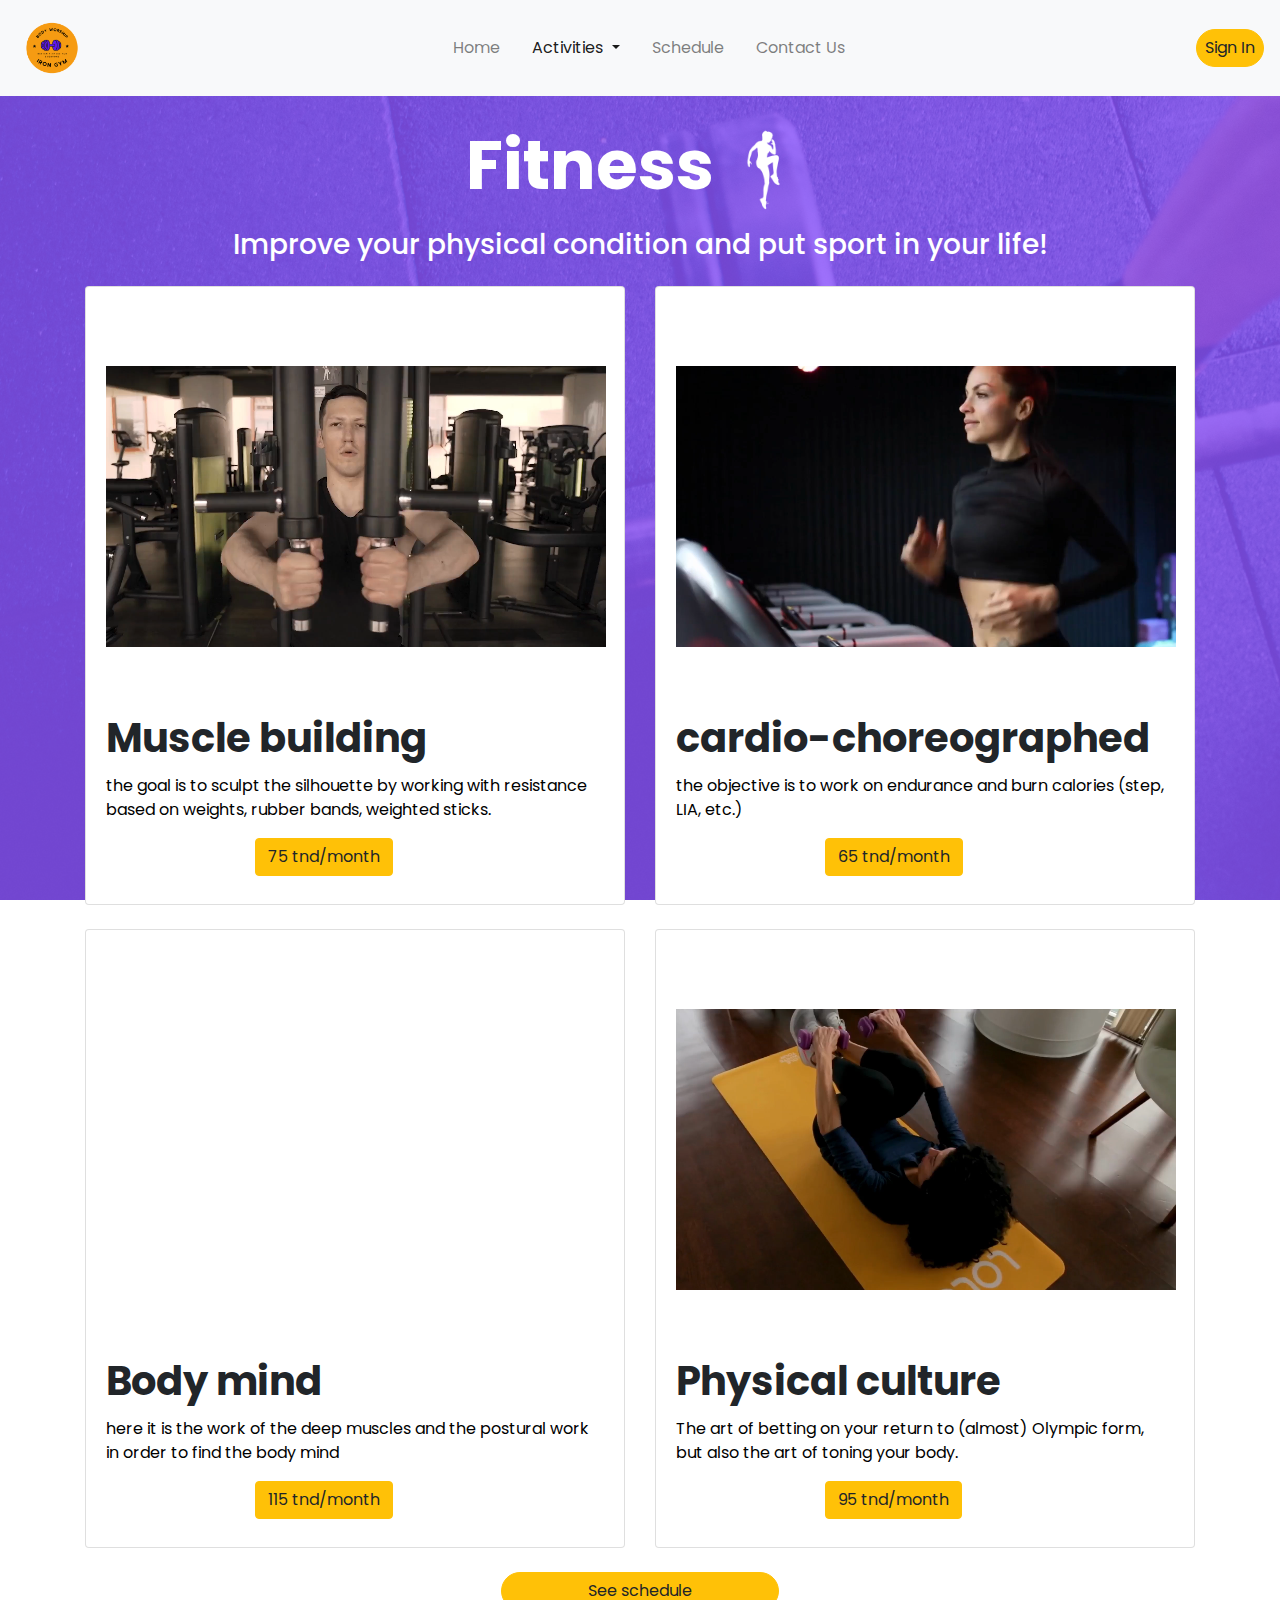
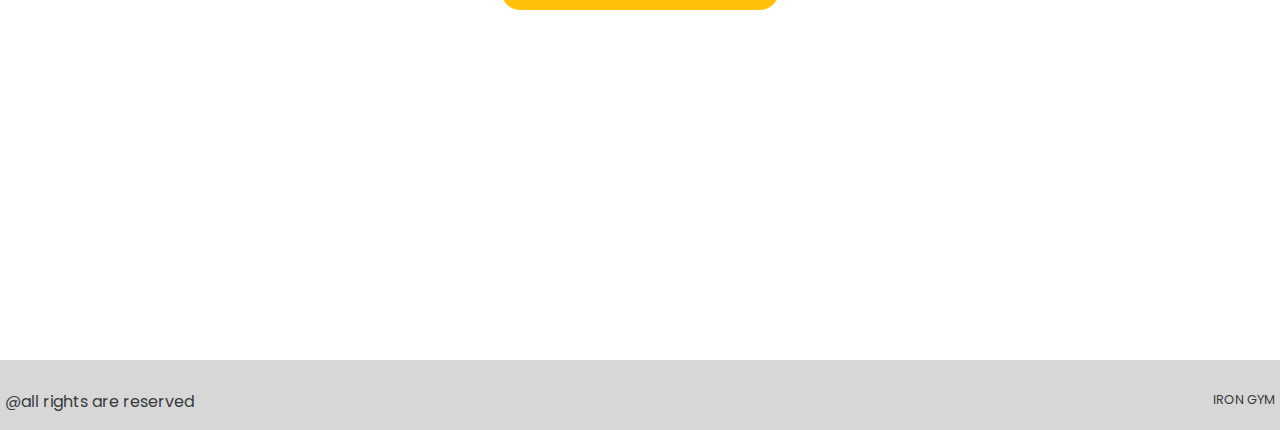
<file: fitness.html>
<!DOCTYPE html>
<html lang="en">
<head>
    <meta charset="UTF-8">
    <meta http-equiv="X-UA-Compatible" content="IE=edge">
    <meta name="viewport" content="width=device-width, initial-scale=1.0">
    <link rel="stylesheet" href="css/style.css">
    <link rel="stylesheet" href="css/bootstrap.css">
    <link rel="preconnect" href="https://fonts.googleapis.com">
    <link rel="preconnect" href="https://fonts.gstatic.com" crossorigin>
    <link href="https://fonts.googleapis.com/css2?family=Poppins:wght@300&display=swap" rel="stylesheet">
    <link rel="icon" type="image/png" href="https://www.google.com/s2/u/0/favicons?domain=muscleandfitness.com">
    <title>fitness</title>
</head>
<body class="image" style="background-image: url(images/bg-fitness.png);">
    <div id="top-menu">
        <nav class="navbar navbar-expand-lg navbar-light bg-light">
            <a class="navbar-brand" href="#"><img src="images/logo.png" width="70px" height="70px"></a>
            <button class="navbar-toggler" type="button" data-toggle="collapse" data-target="#navbarNavDropdown" aria-controls="navbarNavDropdown" aria-expanded="false" aria-label="Toggle navigation">
              <span class="navbar-toggler-icon"></span>
            </button>
            <div class="collapse navbar-collapse" id="navbarNavDropdown">
              <ul class="navbar-nav mx-auto">
                <li class="nav-item">
                  <a class="nav-link" href="index.html">Home</a>
                </li>
               <li class="nav-item dropdown ml-3 active"> <a class="nav-link dropdown-toggle" href="#" id="navbarDropdownMenuLink" role="button" data-toggle="dropdown" aria-haspopup="true" aria-expanded="false">
                    Activities  </a>
                    <div class="dropdown-menu">
                        <a class="dropdown-item" href="yoga.html">Yoga</a>
                        <a class="dropdown-item" href="fitness.html">Fitness</a>
                        <a class="dropdown-item" href="dance.html">Dance</a>
                        <a class="dropdown-item" href="kids.html">Kids Club</a>
                      </div>
                    </li>
                <li class="nav-item ml-3">
                  <a class="nav-link" href="schedule.html">Schedule</a>
                </li>
                <li class="nav-item ml-3">
                  <a class="nav-link" href="contact.html">Contact Us
                  </a>
                </li>
              </ul>
            </div>
            <input
            type="button"
            class="btn btn-warning rounded-pill px-2"
            value="Sign In"
            onclick="location.href='sign_in.html'"
          />
          </nav>
        </div>
        <div class="container my-4">
          <h1 class="fitness-title mx-auto">Fitness<span><img class="mx-auto" src="images/Logo-fitness.png" width="100px" height="100px"></span></h1> 
          <h3 class="fitness-sous-title my-2">Improve your physical condition and put sport in your life!</h3>
        </div>

        <div class="container">
          <div class="row my-4">
            <div class="col-sm-6">
              <div class="card p-0">
                <div class="card-body fitness-video">
                  <video autoplay repeat>
                    <source src="videos/musculation.mp4" >
                  </video>
                  <h3 class="card-title">Muscle building</h3>
                  <p class="card-text fitness-description">the goal is to sculpt the silhouette by working with resistance based on weights, rubber bands, weighted sticks.</p>
                  <h5 class="btn btn-warning fitness-price"> 75 tnd/month</h5>
                </div>
              </div>
            </div>
            <div class="col-sm-6">
              <div class="card p-0">
                <div class="card-body fitness-video">
                  <video autoplay repeat>
                    <source src="videos/cardio.mp4">
                  </video>
                  <h5 class="card-title">cardio-choreographed</h5>
                  <p class="card-text fitness-description">the objective is to work on endurance and burn calories (step, LIA, etc.)</p>
                  <h5 class="btn btn-warning fitness-price"> 65 tnd/month</h5>
                </div>
              </div>
            </div>
          </div>

          <div class="row my-4">
            <div class="col-sm-6">
              <div class="card p-0">
                <div class="card-body fitness-video">
                  <video autoplay repeat>
                    <source src="videos/body-mind.mp4"  >
                  </video>
                  <h3 class="card-title">Body mind</h3>
                  <p class="card-text fitness-description"> here it is the work of the deep muscles and the postural work in order to find the body mind</p>
                  <h5 class="btn btn-warning fitness-price"> 115 tnd/month</h5>
                </div>
              </div>
            </div>
            <div class="col-sm-6">
              <div class="card p-0">
                <div class="card-body fitness-video">
                  <video autoplay repeat>
                    <source src="videos/physical culture.mp4">
                  </video>
                  <h5 class="card-title">Physical culture</h5>
                  <p class="card-text fitness-description">The art of betting on your return to (almost) Olympic form, but also the art of toning your body.</p>
                  <h5 class="btn btn-warning fitness-price"> 95 tnd/month</h5>
                </div>
              </div>
            </div>
          </div>
          </div>
          <div class="container my-4 right ">
            <input class="btn btn-warning rounded-pill w-25" type="button" value="See schedule" onclick="location.href='schedule.html'">
          </div>
            </div>
          </div>
        </div>
    <script src="js/jquery-3.6.3.js"></script>
    <script src="js/popper.js"></script>
    <script src="js/bootstrap.js"></script>

</body>
<footer>
  <p class="left">
  @all rights are reserved
  </p>
  <small class="right">IRON GYM</small>

</footer>
</html>
</file>
<file: css/style.css>
*{
    padding: 0;
    margin: 0;
    font-family: 'Poppins', sans-serif;
}
footer{
            background-color: lightgray;
            opacity: 0.9;
            margin-top: 350px;
            position: relative;
            height: 70px;
            
}
 footer p{
            position: absolute;
            top: 30px;
            left: 5px;
        }
        
footer small{
            position: absolute;
            top: 30px;
            right: 5px;
        }

/*page d'accuiel---------------------------------------------------------------*/

/* page fitness--------------------------------------------------------------------------------------*/
.image{
    background-image: url("images/bg-fitness.png");
    background-attachment: fixed;
    
}

.fitness-title{
    color:white;
    font-family: 'Poppins', sans-serif;
    font-weight: bold;
    font-size: 68px;
    text-align: center;
    
}
.fitness-sous-title{
    color:white;
    text-align: center; 
   

}
.card-text{
    color: black;
}
.fitness-video video{
width: 500px !important;
height: 400px !important;

}

.card-title{
    font-weight: bold;
    font-size: 40px;
    } 
.fitness-price{
    font-weight: bold;
    text-align: center;
    margin-left: 30%;
}
.right{
    text-align:center ;
    
}
.btn{
    font-weight: bold;
}
/*Dance..........................................................*/
.imaged{
    background-image: url("images/bg-dancing.png");
    background-attachment: fixed;
    
}

.dance-title{
    color:white;
    font-family: 'Poppins', sans-serif;
    font-weight: bold;
    font-size: 68px;
    text-align: center;
    
}
.dance-sous-title{
    color:white;
    text-align: center; 
   

}
.card-text{
    color: black;
}
.dance-video video{
width: 500px !important;
height: 400px !important;

}

.card-title{
    font-weight: bold;
    font-size: 40px;
    } 
.dance-price{
    font-weight: bold;
    text-align: center;
    margin-left: 30%;
}
.right{
    text-align:center ;
    
}
.btn{
    font-weight: bold;
}
/* contact..............................................................................*/

.imagecont{
    background-image: url("images/contact-background.png");
    background-size:auto;
    background-repeat: no-repeat;

}
.contact{
    padding: 4%;
    height: 400px;
}
.col-md-3{
    background-image: url("images/contact.png");
    background-size:cover;
    padding: 4%;
    border-top-left-radius: 0.5rem;
    border-bottom-left-radius: 0.5rem;
}
.contact-info{
    margin-top:10%;
    color: #fff;
}
.contact-info img{
    margin-bottom: 15%;
}
.contact-info h1{
    margin-top: 30%;
    font-weight: bolder;
    color: #FFC312;
    text-align: center;
}
.contact-info h4{
    margin-top:20px;
    font-weight: bold;
    color: white;
    text-align: center;

}
.col-md-9{
    background: #fff;
    padding: 3%;
    border-top-right-radius: 0.5rem;
    border-bottom-right-radius: 0.5rem;
}
.contact-form label{
    font-weight:600;
}
.contact-form button{
    background: #48494d;
    color: #fff;
    font-weight: 600;
    width: 25%;
}
.contact-form button:focus{
    box-shadow:none;
}
.contact-us .color{
    height: 16px;
    width:50px;
    background-color: #FFC312;
}
.social{
    display: flex;
    justify-content: center;
}

.social .fa-brands{ 
    font-size: 20px;
}
i:hover{ 
   color:blueviolet
}
/*Sign_in///////////////////////////////////////////////////////////////*/
.imageins{
 background-image: url("images/bg-signin.png");
 background-attachment: fixed;
background-size: cover;
background-repeat: no-repeat;
height: 100%;
}
.containers{
    height: 100%;
    align-content: center;
}
    
.cards{
    height: 370px;
    margin-top: 150px;
    margin-left: 220px;
    margin-bottom: auto;
    width: 400px;
    background-color: rgba(0,0,0,0.5) !important;
}
    
    .card-header .social_icon span{
    position:relative;
    top: 260px;
    font-size: 60px;
    right:430px;
    margin-left:10px;
    color: #FFC312;
    }
    
    .card-header .social_icon span:hover{
    color: white;
    cursor: pointer;
    }
    
    .card-header h3{
    color: white;
    }
    
    .social_icon{
    position: absolute;
    right: 20px;
    top: -45px;
    }
    
    .input-group-prepend span{
    width: 50px;
    background-color: #FFC312;
    color: black;
    border:0 !important;
    }
    
    input:focus{
    outline: 0 0 0 0  !important;
    box-shadow: 0 0 0 0 !important;
    
    }
    
    .remember{
    color: white;
    }
    
    .remember input
    {
    width: 20px;
    height: 20px;
    margin-left: 15px;
    margin-right: 5px;
    }
    
    .login_btn{
    color: black;
    background-color: #FFC312;
    width: 100px;
    }
    
    .login_btn:hover{
    color: black;
    background-color: white;
    }
    
    .links{
    color: white;
    }
    
    .links a{
    margin-left: 4px;
    }
    /*page signup//////////////////////////////////////////*/
    .cardsup{
        height: auto;
        margin-top: 150px;
        margin-left: 220px;
        margin-bottom: auto;
        width: 500px;
        background-color: rgba(0,0,0,0.5) !important;
        }
    .color{
        color:#fff;
        font-size: 18px;
    }
    .form-groupbt{
        right: 50px;
        
    }
    /*page schudenle//////////////////////////////////////////*/
    .imageplan{
        background-image: url("images/bg-\ Planing.png");
         background-attachment: fixed;
         background-size:cover;
         background-repeat: no-repeat;   
    
    }    
    
.planing{
        height: 450px;
        background-image: url(" images/schedule/Yoga.png");
        background-size: cover;
        opacity: 0.9;
        margin-top: 5%;
      
}
.planing .list{
    top: 0;
    height: 25px;
}
.planing .list ul{
    display: flex;
    list-style: none;
    justify-items: center;
    margin-left: 100px;

}
.planing .list ul li{
    text-decoration: none;
    justify-content: space-between;
    margin: 10px 20px;
    color: #000;
    font-size: 18px;
    font-weight: bold;
    cursor: pointer;
    line-height: 25px;
}

.planing .list ul li:hover{
   border-bottom:3px solid blueviolet !important;
}

.planing .activity-description{
    position: relative;
    width: 50% ;
    height: 55%;
    top: 39%;
    left: 50%;
    background-color: #fff;
    border-top:3px solid blueviolet !important;


}
</file>
